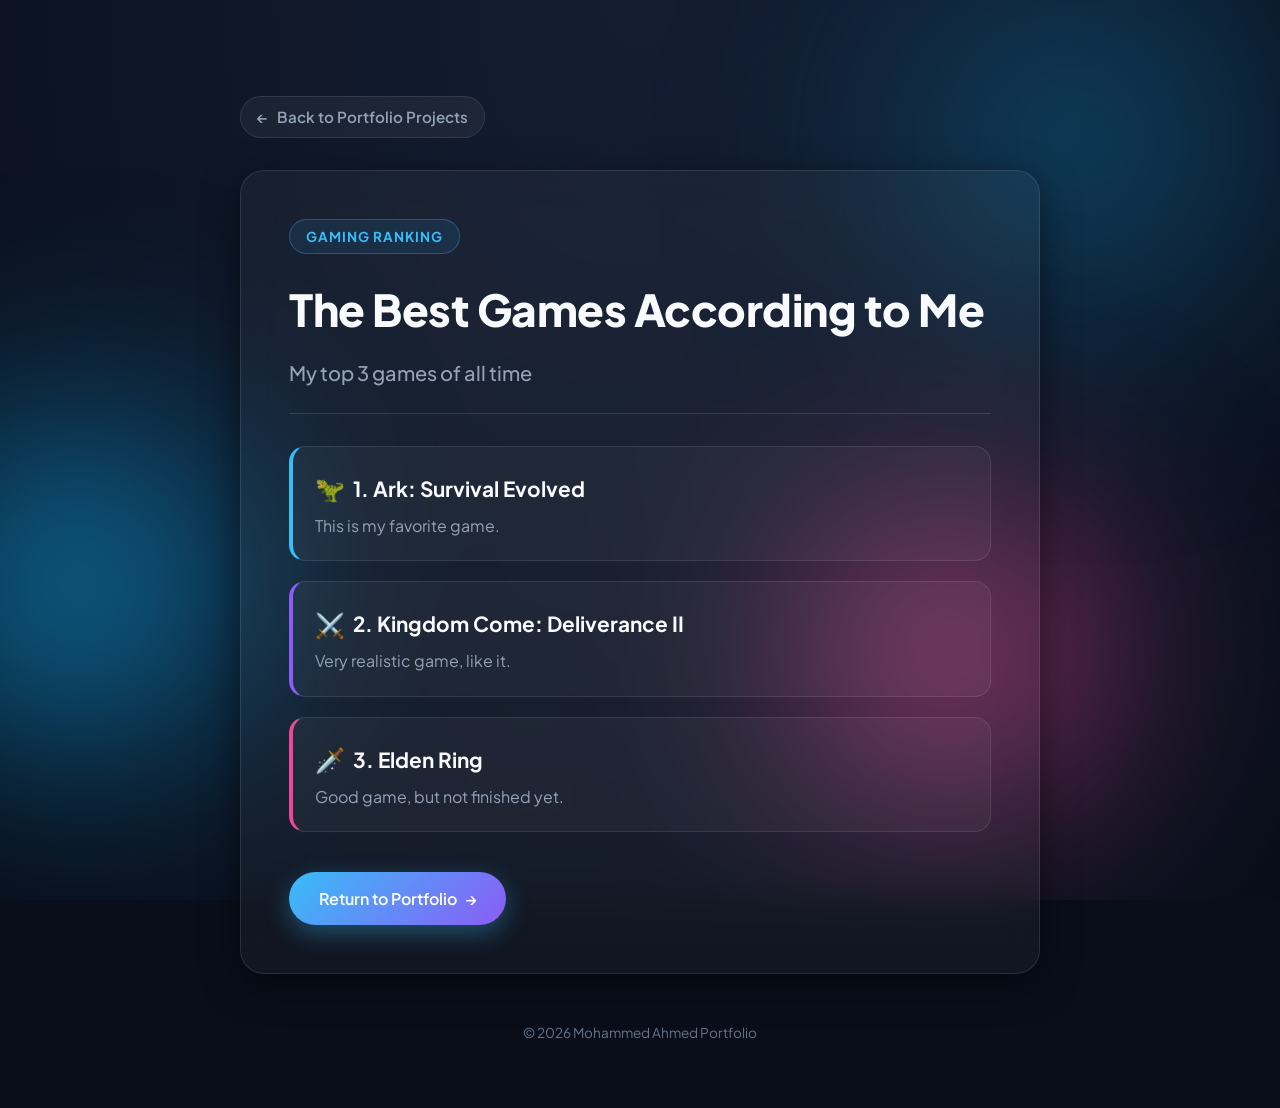
<file: assets/Game Ranking Project.html>
<!DOCTYPE html>
<html lang="en">
<head>
  <meta charset="UTF-8">
  <meta name="viewport" content="width=device-width, initial-scale=1.0">
  <title>The Best Games According to Me | Mohammed Ahmed</title>
  <link rel="preconnect" href="https://fonts.googleapis.com">
  <link rel="preconnect" href="https://fonts.gstatic.com" crossorigin>
  <link href="https://fonts.googleapis.com/css2?family=Plus+Jakarta+Sans:wght@400;500;600;700;800&display=swap" rel="stylesheet">
  <link rel="stylesheet" href="../style.css">
</head>
<body>
  <!-- Ambient Glow -->
  <div class="ambient-glow" aria-hidden="true">
    <div class="glow-orb orb-1"></div>
    <div class="glow-orb orb-2"></div>
    <div class="glow-orb orb-3"></div>
  </div>

  <div class="container subpage-wrapper">
    <a href="../index.html#projects" class="back-btn">
      <span aria-hidden="true">←</span>
      <span>Back to Portfolio Projects</span>
    </a>

    <main class="subpage-card glass-panel" style="margin-top: 2rem;">
      <span class="section-pill">Gaming Ranking</span>
      <h1 class="section-title" style="margin-top: 0.5rem;">The Best Games According to Me</h1>
      <h2 style="font-size: 1.25rem; color: var(--text-muted); font-weight: 500; margin-bottom: 1.5rem;">
        My top 3 games of all time
      </h2>

      <hr style="border: none; height: 1px; background: rgba(255, 255, 255, 0.12); margin-bottom: 2rem;">

      <!-- Game 1 -->
      <div class="mini-glass-card" style="margin-bottom: 1.25rem; border-left: 4px solid var(--accent-cyan);">
        <div style="display: flex; align-items: center; gap: 0.5rem;">
          <span style="font-size: 1.5rem;">🦖</span>
          <h3 style="font-size: 1.3rem; font-weight: 700; color: var(--text-main);">1. Ark: Survival Evolved</h3>
        </div>
        <p style="color: var(--text-muted); margin-top: 0.4rem; font-size: 1rem;">
          This is my favorite game.
        </p>
      </div>

      <!-- Game 2 -->
      <div class="mini-glass-card" style="margin-bottom: 1.25rem; border-left: 4px solid var(--accent-purple);">
        <div style="display: flex; align-items: center; gap: 0.5rem;">
          <span style="font-size: 1.5rem;">⚔️</span>
          <h3 style="font-size: 1.3rem; font-weight: 700; color: var(--text-main);">2. Kingdom Come: Deliverance II</h3>
        </div>
        <p style="color: var(--text-muted); margin-top: 0.4rem; font-size: 1rem;">
          Very realistic game, like it.
        </p>
      </div>

      <!-- Game 3 -->
      <div class="mini-glass-card" style="border-left: 4px solid var(--accent-pink);">
        <div style="display: flex; align-items: center; gap: 0.5rem;">
          <span style="font-size: 1.5rem;">🗡️</span>
          <h3 style="font-size: 1.3rem; font-weight: 700; color: var(--text-main);">3. Elden Ring</h3>
        </div>
        <p style="color: var(--text-muted); margin-top: 0.4rem; font-size: 1rem;">
          Good game, but not finished yet.
        </p>
      </div>

      <div style="margin-top: 2.5rem;">
        <a href="../index.html" class="btn-primary">
          <span>Return to Portfolio</span>
          <span aria-hidden="true">→</span>
        </a>
      </div>
    </main>

    <footer style="margin-top: 3rem; text-align: center; color: var(--text-dim); font-size: 0.85rem;">
      © 2026 Mohammed Ahmed Portfolio
    </footer>
  </div>
</body>
</html>
</file>
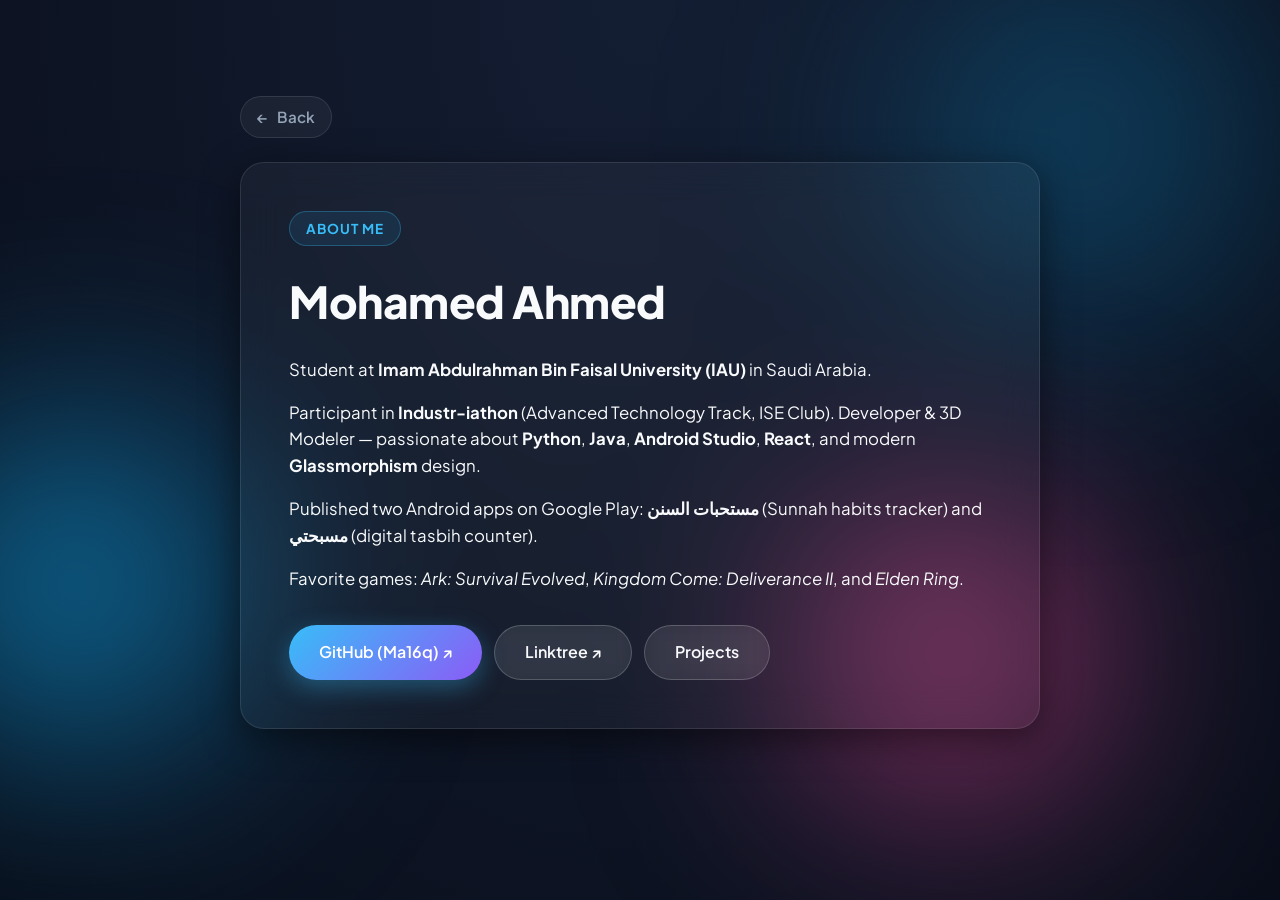
<file: public/about.html>
<!DOCTYPE html>
<html lang="en">
<head>
  <meta charset="UTF-8">
  <meta name="viewport" content="width=device-width, initial-scale=1.0">
  <title>About | Mohamed Ahmed (Ma16q)</title>
  <link rel="preconnect" href="https://fonts.googleapis.com">
  <link rel="preconnect" href="https://fonts.gstatic.com" crossorigin>
  <link href="https://fonts.googleapis.com/css2?family=Plus+Jakarta+Sans:wght@400;500;600;700;800&display=swap" rel="stylesheet">
  <link rel="stylesheet" href="../style.css">
</head>
<body>
  <!-- Ambient Glow -->
  <div class="ambient-glow" aria-hidden="true">
    <div class="glow-orb orb-1"></div>
    <div class="glow-orb orb-2"></div>
    <div class="glow-orb orb-3"></div>
  </div>

  <div class="container subpage-wrapper">
    <a href="../index.html" class="back-btn">
      <span aria-hidden="true">←</span>
      <span>Back</span>
    </a>

    <main class="subpage-card glass-panel" style="margin-top: 1.5rem;">
      <span class="section-pill">About Me</span>
      <h1 class="section-title" style="margin-top: 0.5rem;">Mohamed Ahmed</h1>

      <div style="margin-top: 1.25rem; display: flex; flex-direction: column; gap: 1rem; font-size: 1.05rem; color: var(--text-main);">
        <p>
          Student at <strong>Imam Abdulrahman Bin Faisal University (IAU)</strong> in Saudi Arabia.
        </p>
        <p>
          Participant in <strong>Industr-iathon</strong> (Advanced Technology Track, ISE Club). Developer & 3D Modeler — passionate about <strong>Python</strong>, <strong>Java</strong>, <strong>Android Studio</strong>, <strong>React</strong>, and modern <strong>Glassmorphism</strong> design.
        </p>
        <p>
          Published two Android apps on Google Play: <strong>مستحبات السنن</strong> (Sunnah habits tracker) and <strong>مسبحتي</strong> (digital tasbih counter).
        </p>
        <p>
          Favorite games: <em>Ark: Survival Evolved</em>, <em>Kingdom Come: Deliverance II</em>, and <em>Elden Ring</em>.
        </p>
      </div>

      <div style="margin-top: 2rem; display: flex; gap: 0.75rem; flex-wrap: wrap;">
        <a href="https://github.com/Ma16q" target="_blank" rel="noopener noreferrer" class="btn-primary">
          <span>GitHub (Ma16q) ↗</span>
        </a>
        <a href="https://linktr.ee/Mohamed_Ahmed" target="_blank" rel="noopener noreferrer" class="btn-secondary">
          <span>Linktree ↗</span>
        </a>
        <a href="../index.html#projects" class="btn-secondary">
          <span>Projects</span>
        </a>
      </div>
    </main>
  </div>
</body>
</html>
</file>
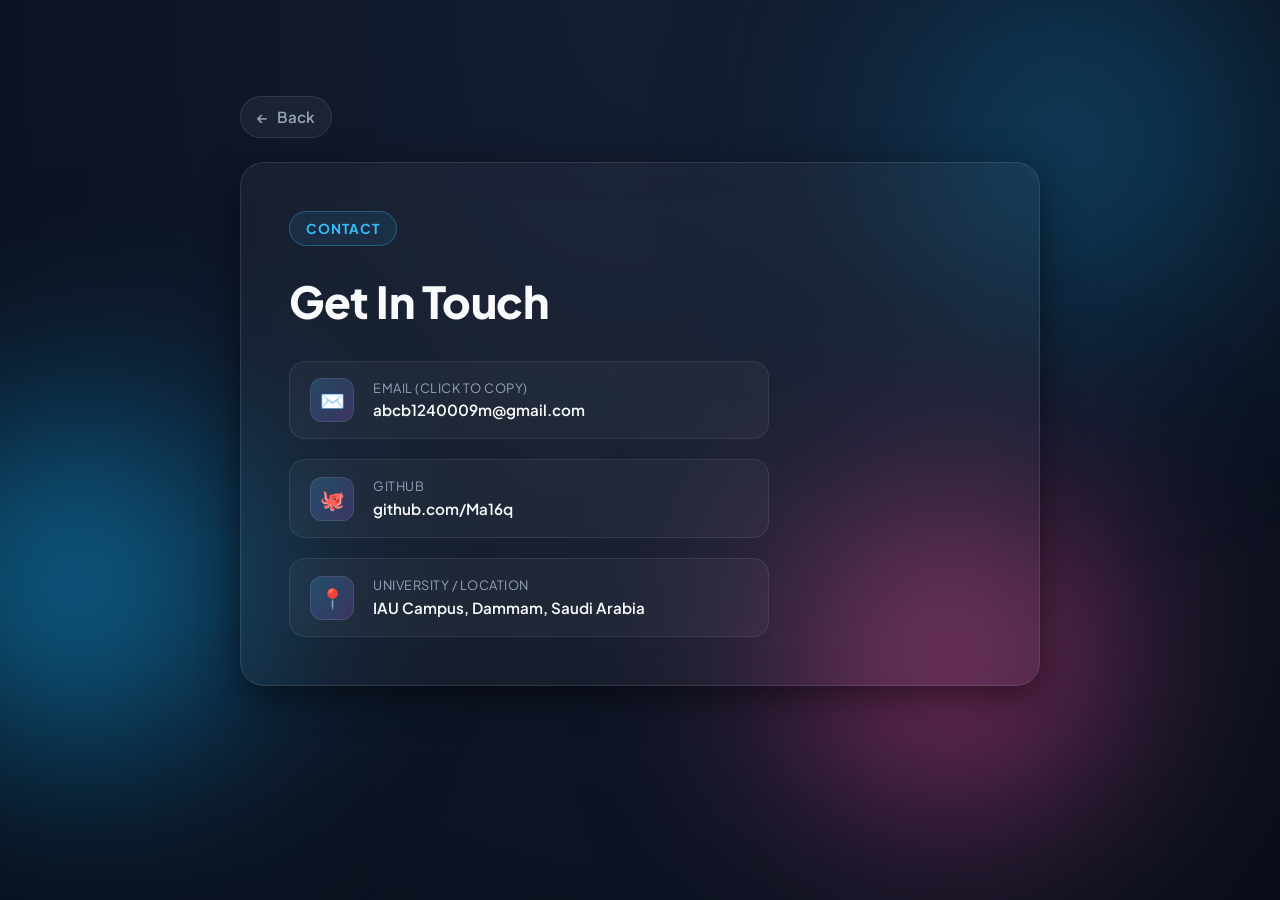
<file: public/contact.html>
<!DOCTYPE html>
<html lang="en">
<head>
  <meta charset="UTF-8">
  <meta name="viewport" content="width=device-width, initial-scale=1.0">
  <title>Contact | Mohamed Ahmed (Ma16q)</title>
  <link rel="preconnect" href="https://fonts.googleapis.com">
  <link rel="preconnect" href="https://fonts.gstatic.com" crossorigin>
  <link href="https://fonts.googleapis.com/css2?family=Plus+Jakarta+Sans:wght@400;500;600;700;800&display=swap" rel="stylesheet">
  <link rel="stylesheet" href="../style.css">
</head>
<body>
  <!-- Ambient Glow -->
  <div class="ambient-glow" aria-hidden="true">
    <div class="glow-orb orb-1"></div>
    <div class="glow-orb orb-2"></div>
    <div class="glow-orb orb-3"></div>
  </div>

  <div class="container subpage-wrapper">
    <a href="../index.html" class="back-btn">
      <span aria-hidden="true">←</span>
      <span>Back</span>
    </a>

    <main class="subpage-card glass-panel" style="margin-top: 1.5rem;">
      <span class="section-pill">Contact</span>
      <h1 class="section-title" style="margin-top: 0.5rem;">Get In Touch</h1>

      <div class="contact-channels" style="max-width: 480px; margin-top: 1.5rem;">
        <a href="mailto:abcb1240009m@gmail.com" class="channel-item" id="copyEmailBtn">
          <div class="channel-icon">✉️</div>
          <div>
            <div class="channel-label">Email (Click to copy)</div>
            <div class="channel-val">abcb1240009m@gmail.com</div>
          </div>
        </a>

        <a href="https://github.com/Ma16q" target="_blank" rel="noopener noreferrer" class="channel-item">
          <div class="channel-icon">🐙</div>
          <div>
            <div class="channel-label">GitHub</div>
            <div class="channel-val">github.com/Ma16q</div>
          </div>
        </a>

        <a href="https://www.google.com/maps/search/?api=1&query=Imam+Abdulrahman+Bin+Faisal+University" target="_blank" rel="noopener noreferrer" class="channel-item">
          <div class="channel-icon">📍</div>
          <div>
            <div class="channel-label">University / Location</div>
            <div class="channel-val">IAU Campus, Dammam, Saudi Arabia</div>
          </div>
        </a>
      </div>
    </main>
  </div>

  <!-- Toast -->
  <div class="toast-notice" id="toastNotice" role="alert" aria-live="polite">
    <span aria-hidden="true">✨</span>
    <span id="toastText">Copied!</span>
  </div>

  <script src="../script.js"></script>
</body>
</html>
</file>
<file: style.css>
/* ==========================================================================
   ✨ MOHAMMED AHMED - GLASSMORPHISM PORTFOLIO STYLESHEET ✨
   
   HOW GLASSMORPHISM WORKS:
   1. Translucent background: using rgba() with low alpha (e.g. rgba(255,255,255,0.08))
   2. Backdrop Filter: blur(16px) creates the frosted glass look
   3. Crisp Border: 1px border with slight opacity simulates the light catching the glass rim
   4. Floating Glows: Colorful background gradient orbs show through the glass cards!
   ========================================================================== */

/* --- 1. DESIGN TOKENS & VARIABLES --- */
:root {
  /* Harmonized Website Background & Accent Colors */
  --bg-dark: #090e1a;
  --bg-gradient: radial-gradient(ellipse at 50% 0%, #141e33 0%, #090e1a 100%);
  --accent-cyan: #38bdf8;
  --accent-blue: #3b82f6;
  --accent-indigo: #6366f1;
  --accent-purple: #8b5cf6;
  --accent-pink: #ec4899;
  --accent-amber: #f59e0b;
  --accent-emerald: #10b981;
  
  /* Text colors */
  --text-main: #f8fafc;
  --text-muted: #94a3b8;
  --text-dim: #64748b;
  
  /* Glassmorphism settings */
  --glass-bg: rgba(255, 255, 255, 0.04);
  --glass-bg-hover: rgba(255, 255, 255, 0.08);
  --glass-border: rgba(255, 255, 255, 0.1);
  --glass-border-hover: rgba(56, 189, 248, 0.35);
  --glass-blur: blur(18px);
  --glass-shadow: 0 10px 36px 0 rgba(0, 0, 0, 0.5);
  --glass-card-shadow: 0 16px 48px -10px rgba(0, 0, 0, 0.6);
  
  /* Radii & Transitions */
  --radius-sm: 8px;
  --radius-md: 16px;
  --radius-lg: 24px;
  --radius-full: 9999px;
  --transition-fast: 0.2s ease;
  --transition-smooth: 0.4s cubic-bezier(0.16, 1, 0.3, 1);
}

/* --- 2. GLOBAL RESET & BASE STYLES --- */
* {
  margin: 0;
  padding: 0;
  box-sizing: border-box;
}

html {
  scroll-behavior: smooth;
  font-size: 16px;
}

body {
  font-family: 'Plus Jakarta Sans', 'Outfit', -apple-system, BlinkMacSystemFont, 'Segoe UI', Roboto, sans-serif;
  background-color: var(--bg-dark);
  background-image: var(--bg-gradient);
  background-attachment: fixed;
  color: var(--text-main);
  line-height: 1.6;
  min-height: 100vh;
  overflow-x: hidden;
  position: relative;
  -webkit-font-smoothing: antialiased;
}

/* --- 3. AMBIENT GLOW ORBS (Harmonized with photo and tech palette) --- */
.ambient-glow {
  position: fixed;
  inset: 0;
  pointer-events: none;
  z-index: 0;
  overflow: hidden;
}

.glow-orb {
  position: absolute;
  border-radius: 50%;
  filter: blur(110px);
  will-change: transform;
}

.orb-1 {
  width: 520px;
  height: 520px;
  background: radial-gradient(circle, rgba(14, 165, 233, 0.45) 0%, rgba(14, 165, 233, 0) 70%);
  top: -120px;
  right: -60px;
  animation: floatOrb 18s ease-in-out infinite alternate;
}

.orb-2 {
  width: 480px;
  height: 480px;
  background: radial-gradient(circle, rgba(99, 102, 241, 0.4) 0%, rgba(99, 102, 241, 0) 70%);
  top: 40%;
  left: -160px;
  animation: floatOrb 22s ease-in-out infinite alternate-reverse;
}

.orb-3 {
  width: 420px;
  height: 420px;
  background: radial-gradient(circle, rgba(245, 158, 11, 0.22) 0%, rgba(245, 158, 11, 0) 70%);
  bottom: 8%;
  right: 8%;
  animation: floatOrb 20s ease-in-out infinite alternate;
}

.orb-2 {
  width: 450px;
  height: 450px;
  background: radial-gradient(circle, #0ea5e9 0%, rgba(14, 165, 233, 0) 70%);
  top: 40%;
  left: -150px;
  animation: floatOrb 22s ease-in-out infinite alternate-reverse;
}

.orb-3 {
  width: 400px;
  height: 400px;
  background: radial-gradient(circle, #ec4899 0%, rgba(236, 72, 153, 0) 70%);
  bottom: 5%;
  right: 10%;
  animation: floatOrb 20s ease-in-out infinite alternate;
}

@keyframes floatOrb {
  0% { transform: translate(0, 0) scale(1); }
  50% { transform: translate(60px, 40px) scale(1.1); }
  100% { transform: translate(-30px, 80px) scale(0.95); }
}

/* --- 4. LAYOUT CONTAINER --- */
.container {
  width: 90%;
  max-width: 1160px;
  margin: 0 auto;
  position: relative;
  z-index: 1;
}

/* --- 5. GLASSMORPHISM CORE UTILITY --- */
.glass-panel {
  background: var(--glass-bg);
  backdrop-filter: var(--glass-blur);
  -webkit-backdrop-filter: var(--glass-blur);
  border: 1px solid var(--glass-border);
  box-shadow: var(--glass-shadow);
  border-radius: var(--radius-lg);
  transition: all var(--transition-smooth);
}

.glass-panel:hover {
  border-color: var(--glass-border-hover);
}

/* --- 6. NAVIGATION BAR --- */
.navbar-wrapper {
  position: fixed;
  top: 1.25rem;
  left: 0;
  right: 0;
  z-index: 100;
  display: flex;
  justify-content: center;
  padding: 0 1rem;
}

.navbar {
  display: flex;
  align-items: center;
  justify-content: space-between;
  width: 100%;
  max-width: 1100px;
  padding: 0.85rem 1.75rem;
  background: rgba(13, 17, 28, 0.75);
  backdrop-filter: blur(20px);
  -webkit-backdrop-filter: blur(20px);
  border: 1px solid rgba(255, 255, 255, 0.15);
  border-radius: var(--radius-full);
  box-shadow: 0 10px 30px rgba(0, 0, 0, 0.4);
}

.brand-logo {
  display: flex;
  align-items: center;
  gap: 0.6rem;
  text-decoration: none;
  color: var(--text-main);
  font-weight: 700;
  font-size: 1.15rem;
  letter-spacing: -0.5px;
}

.logo-badge {
  background: linear-gradient(135deg, var(--accent-cyan), var(--accent-purple));
  color: #fff;
  width: 36px;
  height: 36px;
  display: flex;
  align-items: center;
  justify-content: center;
  border-radius: 10px;
  font-weight: 800;
  font-size: 0.95rem;
  box-shadow: 0 4px 12px rgba(56, 189, 248, 0.4);
}

.nav-links {
  display: flex;
  align-items: center;
  gap: 1.75rem;
  list-style: none;
}

.nav-link {
  color: var(--text-muted);
  text-decoration: none;
  font-size: 0.95rem;
  font-weight: 500;
  transition: color var(--transition-fast);
  position: relative;
}

.nav-link:hover,
.nav-link.active {
  color: var(--text-main);
}

.nav-link::after {
  content: '';
  position: absolute;
  bottom: -4px;
  left: 0;
  width: 0%;
  height: 2px;
  background: linear-gradient(90deg, var(--accent-cyan), var(--accent-purple));
  transition: width var(--transition-smooth);
  border-radius: 2px;
}

.nav-link:hover::after {
  width: 100%;
}

.nav-cta {
  background: rgba(255, 255, 255, 0.1);
  border: 1px solid rgba(255, 255, 255, 0.2);
  color: #fff;
  padding: 0.5rem 1.25rem;
  border-radius: var(--radius-full);
  text-decoration: none;
  font-size: 0.9rem;
  font-weight: 600;
  transition: all var(--transition-fast);
}

.nav-cta:hover {
  background: linear-gradient(135deg, var(--accent-cyan), var(--accent-purple));
  border-color: transparent;
  transform: translateY(-2px);
  box-shadow: 0 6px 18px rgba(168, 85, 247, 0.35);
}

/* Mobile Toggle */
.mobile-toggle {
  display: none;
  background: none;
  border: none;
  color: var(--text-main);
  font-size: 1.5rem;
  cursor: pointer;
}

/* --- 7. HERO SECTION --- */
.hero {
  padding: 9.5rem 0 5rem;
  display: flex;
  align-items: center;
}

.hero-grid {
  display: grid;
  grid-template-columns: 1.15fr 0.85fr;
  align-items: center;
  gap: 3.5rem;
}

.hero-content {
  display: flex;
  flex-direction: column;
  align-items: flex-start;
  gap: 1.25rem;
}

.status-badge {
  display: inline-flex;
  align-items: center;
  gap: 0.6rem;
  padding: 0.4rem 1rem;
  background: rgba(52, 211, 153, 0.1);
  border: 1px solid rgba(52, 211, 153, 0.3);
  border-radius: var(--radius-full);
  font-size: 0.85rem;
  font-weight: 600;
  color: var(--accent-emerald);
}

.status-dot {
  width: 8px;
  height: 8px;
  background-color: var(--accent-emerald);
  border-radius: 50%;
  box-shadow: 0 0 10px var(--accent-emerald);
  animation: pulseDot 2s infinite;
}

@keyframes pulseDot {
  0%, 100% { opacity: 1; transform: scale(1); }
  50% { opacity: 0.4; transform: scale(0.85); }
}

.hero-title {
  font-size: clamp(2.4rem, 5vw, 3.8rem);
  line-height: 1.15;
  font-weight: 800;
  letter-spacing: -1px;
}

.gradient-text {
  background: linear-gradient(135deg, #38bdf8 0%, #a855f7 50%, #ec4899 100%);
  -webkit-background-clip: text;
  -webkit-text-fill-color: transparent;
  display: inline-block;
}

.hero-subtitle {
  font-size: 1.2rem;
  color: var(--text-muted);
  max-width: 540px;
  line-height: 1.6;
}

.hero-actions {
  display: flex;
  gap: 1rem;
  margin-top: 0.75rem;
  flex-wrap: wrap;
}

.btn-primary {
  display: inline-flex;
  align-items: center;
  gap: 0.5rem;
  background: linear-gradient(135deg, #38bdf8, #8b5cf6);
  color: #fff;
  padding: 0.85rem 1.85rem;
  border-radius: var(--radius-full);
  font-weight: 600;
  text-decoration: none;
  font-size: 1rem;
  box-shadow: 0 8px 24px rgba(56, 189, 248, 0.35);
  transition: all var(--transition-fast);
  border: none;
  cursor: pointer;
}

.btn-primary:hover {
  transform: translateY(-3px);
  box-shadow: 0 12px 30px rgba(139, 92, 246, 0.45);
}

.btn-secondary {
  display: inline-flex;
  align-items: center;
  gap: 0.5rem;
  background: rgba(255, 255, 255, 0.08);
  border: 1px solid rgba(255, 255, 255, 0.2);
  color: var(--text-main);
  padding: 0.85rem 1.85rem;
  border-radius: var(--radius-full);
  font-weight: 600;
  text-decoration: none;
  font-size: 1rem;
  backdrop-filter: blur(10px);
  transition: all var(--transition-fast);
}

.btn-secondary:hover {
  background: rgba(255, 255, 255, 0.16);
  border-color: rgba(255, 255, 255, 0.35);
  transform: translateY(-3px);
}

/* Hero Avatar Showcase: 3D + Reality Motion Card */
.hero-visual {
  display: flex;
  flex-direction: column;
  align-items: center;
  position: relative;
}

.avatar-card-container {
  perspective: 1200px;
  max-width: 360px;
  width: 100%;
  margin: 0 auto;
}

.avatar-3d-card {
  position: relative;
  width: 100%;
  aspect-ratio: 1 / 1;
  border-radius: 32px;
  transform-style: preserve-3d;
  transition: transform 0.75s cubic-bezier(0.2, 0.85, 0.32, 1.2);
  cursor: pointer;
  box-shadow: 0 20px 50px rgba(0, 0, 0, 0.6), 0 0 35px rgba(56, 189, 248, 0.15);
  border: 1px solid rgba(255, 255, 255, 0.14);
  background: rgba(255, 255, 255, 0.04);
  padding: 0.75rem;
}

.avatar-3d-card.flipped {
  transform: rotateY(180deg);
}

.card-face {
  position: absolute;
  top: 0.75rem;
  left: 0.75rem;
  right: 0.75rem;
  bottom: 0.75rem;
  border-radius: 24px;
  overflow: hidden;
  backface-visibility: hidden;
  -webkit-backface-visibility: hidden;
  border: 1px solid rgba(255, 255, 255, 0.12);
  background: #090e1a;
  transition: opacity 0.35s ease, visibility 0.35s ease;
}

.card-face.face-3d {
  z-index: 2;
  transform: rotateY(0deg);
  opacity: 1;
  visibility: visible;
}

.card-face.face-real {
  z-index: 1;
  transform: rotateY(180deg);
  opacity: 0;
  visibility: hidden;
  pointer-events: none;
}

.avatar-3d-card.flipped .card-face.face-3d {
  opacity: 0;
  visibility: hidden;
  pointer-events: none;
  z-index: 1;
}

.avatar-3d-card.flipped .card-face.face-real {
  opacity: 1;
  visibility: visible;
  pointer-events: auto;
  z-index: 2;
}

.card-face img {
  width: 100%;
  height: 100%;
  object-fit: cover;
  object-position: center 20%;
  display: block;
  transition: opacity 0.25s ease;
}

.floating-glass-tag {
  position: absolute;
  top: 1.5rem;
  right: 1.5rem;
  display: flex;
  align-items: center;
  gap: 0.4rem;
  background: rgba(9, 14, 26, 0.88);
  backdrop-filter: blur(16px);
  border: 1px solid rgba(255, 255, 255, 0.2);
  padding: 0.35rem 0.85rem;
  border-radius: var(--radius-full);
  font-size: 0.75rem;
  font-weight: 700;
  white-space: nowrap;
  box-shadow: 0 8px 24px rgba(0, 0, 0, 0.4);
  color: var(--accent-cyan);
  z-index: 5;
}

.card-face.face-real .real-tag {
  color: #34d399;
  border-color: rgba(52, 211, 153, 0.3);
}

/* Avatar Showcase Controls (Flip + 3D Style Picker) */
.avatar-controls {
  display: flex;
  flex-direction: column;
  align-items: center;
  gap: 0.75rem;
  margin-top: 1.15rem;
  width: 100%;
}

.flip-toggle-btn {
  display: inline-flex;
  align-items: center;
  gap: 0.5rem;
  padding: 0.6rem 1.45rem;
  background: rgba(255, 255, 255, 0.08);
  border: 1px solid rgba(255, 255, 255, 0.2);
  border-radius: var(--radius-full);
  color: var(--text-main);
  font-family: inherit;
  font-size: 0.88rem;
  font-weight: 600;
  cursor: pointer;
  transition: all var(--transition-fast);
  backdrop-filter: blur(12px);
  box-shadow: 0 4px 16px rgba(0, 0, 0, 0.3);
}

.flip-toggle-btn:hover {
  background: linear-gradient(135deg, rgba(56, 189, 248, 0.25), rgba(99, 102, 241, 0.25));
  border-color: var(--accent-cyan);
  transform: translateY(-2px);
  color: #fff;
  box-shadow: 0 8px 24px rgba(56, 189, 248, 0.25);
}

.avatar-style-switch {
  display: inline-flex;
  align-items: center;
  gap: 0.4rem;
  padding: 0.3rem 0.4rem;
  background: rgba(255, 255, 255, 0.05);
  border: 1px solid rgba(255, 255, 255, 0.14);
  border-radius: var(--radius-full);
  backdrop-filter: blur(12px);
  box-shadow: 0 4px 14px rgba(0, 0, 0, 0.25);
}

.style-pill {
  display: inline-flex;
  align-items: center;
  gap: 0.4rem;
  padding: 0.35rem 0.85rem;
  border-radius: var(--radius-full);
  border: 1px solid transparent;
  background: transparent;
  color: var(--text-muted);
  font-family: inherit;
  font-size: 0.75rem;
  font-weight: 600;
  cursor: pointer;
  transition: all var(--transition-fast);
}

.style-pill .pill-dot {
  width: 6px;
  height: 6px;
  border-radius: 50%;
  background: rgba(255, 255, 255, 0.3);
  transition: all var(--transition-fast);
}

.style-pill:hover {
  color: var(--text-main);
  background: rgba(255, 255, 255, 0.08);
}

.style-pill.active {
  background: rgba(56, 189, 248, 0.16);
  border-color: rgba(56, 189, 248, 0.45);
  color: var(--accent-cyan);
}

.style-pill.active .pill-dot {
  background: var(--accent-cyan);
  box-shadow: 0 0 8px var(--accent-cyan);
}

/* --- 8. STATS / HIGHLIGHTS ROW --- */
.highlights-section {
  padding: 1rem 0 4rem;
}

.highlights-grid {
  display: grid;
  grid-template-columns: repeat(auto-fit, minmax(260px, 1fr));
  gap: 1.5rem;
}

.highlight-card {
  padding: 1.6rem;
  display: flex;
  align-items: center;
  gap: 1.2rem;
  border-radius: var(--radius-md);
}

.highlight-icon {
  width: 52px;
  height: 52px;
  border-radius: 14px;
  display: flex;
  align-items: center;
  justify-content: center;
  font-size: 1.5rem;
  background: rgba(255, 255, 255, 0.08);
  border: 1px solid rgba(255, 255, 255, 0.12);
  flex-shrink: 0;
}

.highlight-info h3 {
  font-size: 1.1rem;
  font-weight: 700;
  margin-bottom: 0.2rem;
}

.highlight-info p {
  font-size: 0.875rem;
  color: var(--text-muted);
}

/* --- 9. SECTION HEADERS --- */
.section-header {
  text-align: center;
  margin-bottom: 3.5rem;
}

.section-pill {
  display: inline-block;
  padding: 0.35rem 1rem;
  border-radius: var(--radius-full);
  background: rgba(56, 189, 248, 0.1);
  border: 1px solid rgba(56, 189, 248, 0.3);
  color: var(--accent-cyan);
  font-size: 0.85rem;
  font-weight: 700;
  text-transform: uppercase;
  letter-spacing: 1px;
  margin-bottom: 0.75rem;
}

.section-title {
  font-size: clamp(2rem, 3.5vw, 2.75rem);
  font-weight: 800;
  letter-spacing: -0.5px;
  margin-bottom: 0.75rem;
}

.section-desc {
  font-size: 1.05rem;
  color: var(--text-muted);
  max-width: 580px;
  margin: 0 auto;
}

/* --- 10. PROJECTS SHOWCASE --- */
.projects-section {
  padding: 4rem 0 6rem;
}

.projects-grid {
  display: grid;
  grid-template-columns: repeat(auto-fit, minmax(360px, 1fr));
  gap: 2.25rem;
}

.project-card {
  padding: 1.5rem;
  display: flex;
  flex-direction: column;
  border-radius: var(--radius-lg);
  position: relative;
  overflow: hidden;
  transition: transform var(--transition-smooth), border-color var(--transition-smooth), box-shadow var(--transition-smooth);
}

.project-card:hover {
  transform: translateY(-8px);
  border-color: rgba(255, 255, 255, 0.3);
  box-shadow: var(--glass-card-shadow);
}

.project-preview {
  width: 100%;
  height: 230px;
  border-radius: var(--radius-md);
  overflow: hidden;
  position: relative;
  background: rgba(10, 14, 23, 0.6);
  border: 1px solid rgba(255, 255, 255, 0.1);
  margin-bottom: 1.5rem;
}

.project-img {
  width: 100%;
  height: 100%;
  object-fit: cover;
  object-position: top center;
  transition: transform 0.5s ease;
}

.project-card:hover .project-img {
  transform: scale(1.05);
}

.project-overlay {
  position: absolute;
  inset: 0;
  background: linear-gradient(180deg, transparent 40%, rgba(10, 14, 23, 0.85) 100%);
}

/* --- MotriLog 3D Interactive WebGL Car Viewer --- */
.motrilog-view-toggle {
  display: inline-flex;
  align-items: center;
  gap: 0.35rem;
  padding: 0.25rem 0.35rem;
  background: rgba(255, 255, 255, 0.05);
  border: 1px solid rgba(255, 255, 255, 0.14);
  border-radius: var(--radius-full);
  margin-bottom: 0.85rem;
  width: fit-content;
  backdrop-filter: blur(10px);
}

.motri-tab-btn {
  display: inline-flex;
  align-items: center;
  gap: 0.35rem;
  padding: 0.32rem 0.85rem;
  border-radius: var(--radius-full);
  border: 1px solid transparent;
  background: transparent;
  color: var(--text-muted);
  font-family: inherit;
  font-size: 0.78rem;
  font-weight: 600;
  cursor: pointer;
  transition: all var(--transition-fast);
}

.motri-tab-btn:hover {
  color: var(--text-main);
  background: rgba(255, 255, 255, 0.06);
}

.motri-tab-btn.active {
  background: rgba(56, 189, 248, 0.18);
  border-color: rgba(56, 189, 248, 0.45);
  color: var(--accent-cyan);
}

.motrilog-preview-wrap {
  position: relative;
  width: 100%;
  height: 250px;
  border-radius: var(--radius-md);
  overflow: hidden;
  background: radial-gradient(circle at 50% 50%, #0c182c 0%, #050811 100%);
  border: 1px solid rgba(56, 189, 248, 0.25);
  margin-bottom: 1.5rem;
}

.car3d-container {
  position: absolute;
  inset: 0;
  display: none;
  cursor: grab;
  touch-action: none;
  z-index: 2;
}

.car3d-container.active {
  display: block;
}

.car3d-container canvas {
  width: 100% !important;
  height: 100% !important;
  display: block;
  outline: none;
}

.car3d-static-render {
  position: absolute;
  inset: 0;
  display: none;
  z-index: 1;
}

.car3d-static-render.active {
  display: block;
}

.car3d-hud-toolbar {
  position: absolute;
  bottom: 0.65rem;
  left: 50%;
  transform: translateX(-50%);
  display: flex;
  align-items: center;
  gap: 0.35rem;
  background: rgba(9, 14, 26, 0.88);
  border: 1px solid rgba(255, 255, 255, 0.16);
  padding: 0.25rem 0.4rem;
  border-radius: var(--radius-full);
  backdrop-filter: blur(12px);
  z-index: 5;
  box-shadow: 0 4px 16px rgba(0, 0, 0, 0.5);
}

.car3d-tool-btn {
  display: inline-flex;
  align-items: center;
  gap: 0.25rem;
  padding: 0.25rem 0.55rem;
  background: transparent;
  border: 1px solid transparent;
  border-radius: var(--radius-full);
  color: var(--text-muted);
  font-family: inherit;
  font-size: 0.72rem;
  font-weight: 600;
  cursor: pointer;
  transition: all var(--transition-fast);
}

.car3d-tool-btn:hover {
  color: #fff;
  background: rgba(255, 255, 255, 0.08);
}

.car3d-tool-btn.active {
  background: rgba(56, 189, 248, 0.2);
  border-color: rgba(56, 189, 248, 0.45);
  color: var(--accent-cyan);
}

.car3d-drag-hint {
  position: absolute;
  top: 50%;
  left: 50%;
  transform: translate(-50%, -50%);
  background: rgba(9, 14, 26, 0.85);
  border: 1px solid rgba(56, 189, 248, 0.3);
  padding: 0.35rem 0.85rem;
  border-radius: var(--radius-full);
  font-size: 0.72rem;
  font-weight: 600;
  color: var(--accent-cyan);
  backdrop-filter: blur(10px);
  pointer-events: none;
  transition: opacity 0.5s ease;
  z-index: 4;
  animation: pulseHint 2.5s infinite;
}

@keyframes pulseHint {
  0%, 100% { transform: translate(-50%, -50%) scale(1); opacity: 0.9; }
  50% { transform: translate(-50%, -50%) scale(1.05); opacity: 0.6; }
}

/* --- MotriLog Hologram Fallback View --- */
.motrilog-3d-preview {
  position: relative;
  overflow: hidden;
}

.holo-scan-line {
  position: absolute;
  top: -60%;
  left: 0;
  width: 100%;
  height: 40%;
  background: linear-gradient(
    180deg,
    transparent 0%,
    rgba(56, 189, 248, 0.12) 60%,
    rgba(56, 189, 248, 0.5) 95%,
    #38bdf8 100%
  );
  box-shadow: 0 0 24px rgba(56, 189, 248, 0.5);
  pointer-events: none;
  opacity: 0;
  transition: opacity 0.3s ease;
  z-index: 3;
}

.project-card:hover .holo-scan-line {
  opacity: 1;
  animation: holoScan 2.2s cubic-bezier(0.4, 0, 0.2, 1) infinite;
}

@keyframes holoScan {
  0% {
    top: -50%;
  }
  100% {
    top: 130%;
  }
}

.holo-badge {
  position: absolute;
  top: 0.85rem;
  left: 0.85rem;
  display: inline-flex;
  align-items: center;
  gap: 0.45rem;
  padding: 0.3rem 0.75rem;
  background: rgba(9, 14, 26, 0.88);
  border: 1px solid rgba(56, 189, 248, 0.4);
  border-radius: var(--radius-full);
  font-size: 0.72rem;
  font-weight: 700;
  color: var(--accent-cyan);
  backdrop-filter: blur(12px);
  box-shadow: 0 4px 14px rgba(0, 0, 0, 0.4), 0 0 12px rgba(56, 189, 248, 0.25);
  z-index: 4;
}

.holo-radar-dot {
  width: 7px;
  height: 7px;
  border-radius: 50%;
  background: #34d399;
  box-shadow: 0 0 8px #34d399;
  animation: radarPulse 1.8s ease-in-out infinite;
}

@keyframes radarPulse {
  0%, 100% {
    transform: scale(1);
    opacity: 1;
  }
  50% {
    transform: scale(1.4);
    opacity: 0.5;
  }
}

.holo-hotspots {
  position: absolute;
  inset: 0;
  pointer-events: none;
  z-index: 4;
}

.hotspot {
  position: absolute;
  display: inline-flex;
  align-items: center;
  gap: 0.35rem;
  background: rgba(9, 14, 26, 0.9);
  border: 1px solid rgba(255, 255, 255, 0.2);
  padding: 0.25rem 0.6rem;
  border-radius: var(--radius-full);
  font-size: 0.68rem;
  font-weight: 700;
  color: #fff;
  backdrop-filter: blur(10px);
  box-shadow: 0 4px 14px rgba(0, 0, 0, 0.6);
  opacity: 0;
  transform: translateY(6px);
  transition: all 0.35s cubic-bezier(0.16, 1, 0.3, 1);
}

.project-card:hover .hotspot {
  opacity: 1;
  transform: translateY(0);
}

.hotspot-engine {
  top: 36%;
  left: 18%;
  border-color: rgba(56, 189, 248, 0.55);
  color: var(--accent-cyan);
}

.hotspot-tire {
  bottom: 18%;
  right: 15%;
  border-color: rgba(168, 85, 247, 0.55);
  color: #c084fc;
  transition-delay: 0.08s;
}

.hotspot-pulse {
  width: 6px;
  height: 6px;
  border-radius: 50%;
  background: currentColor;
  box-shadow: 0 0 8px currentColor;
}

.tag.cyan {
  color: var(--accent-cyan);
  border-color: rgba(56, 189, 248, 0.4);
  background: rgba(56, 189, 248, 0.12);
}

.project-tags {
  display: flex;
  gap: 0.5rem;
  margin-bottom: 0.75rem;
  flex-wrap: wrap;
}

.tag {
  background: rgba(255, 255, 255, 0.08);
  border: 1px solid rgba(255, 255, 255, 0.14);
  color: var(--accent-cyan);
  font-size: 0.75rem;
  font-weight: 600;
  padding: 0.25rem 0.65rem;
  border-radius: var(--radius-full);
}

.tag.pink {
  color: var(--accent-pink);
}

.project-title {
  font-size: 1.45rem;
  font-weight: 700;
  margin-bottom: 0.6rem;
  color: var(--text-main);
}

.project-summary {
  font-size: 0.95rem;
  color: var(--text-muted);
  line-height: 1.6;
  margin-bottom: 1.25rem;
  flex-grow: 1;
}

.project-meta-box {
  background: rgba(0, 0, 0, 0.25);
  border-radius: var(--radius-sm);
  padding: 0.75rem 1rem;
  margin-bottom: 1.25rem;
  font-size: 0.85rem;
  border: 1px solid rgba(255, 255, 255, 0.05);
}

.project-meta-box strong {
  color: var(--text-main);
}

.project-actions {
  display: flex;
  gap: 0.85rem;
}

.btn-card {
  display: inline-flex;
  align-items: center;
  justify-content: center;
  gap: 0.4rem;
  flex: 1;
  padding: 0.7rem 1rem;
  border-radius: var(--radius-full);
  font-size: 0.9rem;
  font-weight: 600;
  text-decoration: none;
  transition: all var(--transition-fast);
}

.btn-card.launch {
  background: linear-gradient(135deg, var(--accent-cyan), var(--accent-purple));
  color: #fff;
  box-shadow: 0 4px 14px rgba(56, 189, 248, 0.25);
}

.btn-card.launch:hover {
  opacity: 0.92;
  transform: translateY(-2px);
}

.btn-card.outline {
  background: rgba(255, 255, 255, 0.06);
  border: 1px solid rgba(255, 255, 255, 0.16);
  color: var(--text-main);
}

.btn-card.outline:hover {
  background: rgba(255, 255, 255, 0.14);
}

/* --- Android App Showcase Card & Official Icons --- */
.app-card {
  border-top: 2px solid #10b981;
}

.app-icon-preview {
  width: 100%;
  height: 230px;
  border-radius: var(--radius-md);
  overflow: hidden;
  position: relative;
  display: flex;
  align-items: center;
  justify-content: center;
  margin-bottom: 1.5rem;
  border: 1px solid rgba(255, 255, 255, 0.1);
  transition: transform 0.4s ease;
}

.sunan-preview {
  background: radial-gradient(circle at center, rgba(16, 185, 129, 0.28) 0%, rgba(9, 14, 26, 0.9) 100%);
}

.musbihati-preview {
  background: radial-gradient(circle at center, rgba(56, 189, 248, 0.28) 0%, rgba(9, 14, 26, 0.9) 100%);
}

.app-icon-wrap {
  width: 110px;
  height: 110px;
  border-radius: 26px;
  box-shadow: 0 16px 36px rgba(0, 0, 0, 0.55), 0 0 0 1px rgba(255, 255, 255, 0.2);
  overflow: hidden;
  display: flex;
  align-items: center;
  justify-content: center;
  transition: transform 0.4s cubic-bezier(0.16, 1, 0.3, 1), box-shadow 0.4s ease;
  background: #ffffff;
  z-index: 2;
}

.project-card:hover .app-icon-wrap {
  transform: scale(1.1) rotate(2deg);
  box-shadow: 0 22px 48px rgba(0, 0, 0, 0.7), 0 0 0 2px rgba(56, 189, 248, 0.4);
}

.app-icon-img {
  width: 100%;
  height: 100%;
  object-fit: cover;
  display: block;
}

.tag.green {
  background: rgba(16, 185, 129, 0.15);
  border-color: rgba(16, 185, 129, 0.35);
  color: #34d399;
}

.btn-card.google-play {
  background: linear-gradient(135deg, #059669, #10b981);
  color: #ffffff;
  box-shadow: 0 4px 14px rgba(16, 185, 129, 0.3);
}

.btn-card.google-play:hover {
  background: linear-gradient(135deg, #047857, #059669);
  box-shadow: 0 6px 20px rgba(16, 185, 129, 0.45);
  transform: translateY(-2px);
  color: #ffffff;
}

/* --- 11. ABOUT ME & HUMAN TOUCH SECTION --- */
.about-section {
  padding: 4rem 0 6rem;
}

.about-card {
  padding: 3rem;
  border-radius: var(--radius-lg);
  display: grid;
  grid-template-columns: 1.1fr 0.9fr;
  gap: 3rem;
}

.about-text h3 {
  font-size: 1.75rem;
  font-weight: 800;
  margin-bottom: 1rem;
}

.about-text p {
  color: var(--text-muted);
  font-size: 1rem;
  margin-bottom: 1.25rem;
  line-height: 1.7;
}

.about-quote {
  padding: 1rem 1.25rem;
  background: rgba(168, 85, 247, 0.08);
  border-left: 3px solid var(--accent-purple);
  border-radius: 0 var(--radius-sm) var(--radius-sm) 0;
  font-style: italic;
  color: #e2e8f0;
  margin-top: 1.5rem;
  font-size: 0.95rem;
}

.about-side-box {
  display: flex;
  flex-direction: column;
  gap: 1.25rem;
}

.mini-glass-card {
  padding: 1.4rem;
  background: rgba(255, 255, 255, 0.04);
  border: 1px solid rgba(255, 255, 255, 0.1);
  border-radius: var(--radius-md);
  transition: transform var(--transition-fast);
}

.mini-glass-card:hover {
  transform: translateY(-3px);
  background: rgba(255, 255, 255, 0.07);
}

.mini-glass-card h4 {
  font-size: 1.05rem;
  font-weight: 700;
  margin-bottom: 0.5rem;
  display: flex;
  align-items: center;
  gap: 0.5rem;
}

.mini-glass-card p {
  font-size: 0.9rem;
  color: var(--text-muted);
  line-height: 1.5;
}

/* Skills Badges Grid */
.skills-grid {
  display: flex;
  flex-wrap: wrap;
  gap: 0.6rem;
  margin-top: 0.5rem;
}

.skill-pill {
  background: rgba(255, 255, 255, 0.06);
  border: 1px solid rgba(255, 255, 255, 0.12);
  padding: 0.45rem 0.9rem;
  border-radius: var(--radius-full);
  font-size: 0.85rem;
  font-weight: 600;
  color: var(--text-main);
  display: flex;
  align-items: center;
  gap: 0.4rem;
  transition: all var(--transition-fast);
}

.skill-pill:hover {
  background: rgba(56, 189, 248, 0.15);
  border-color: var(--accent-cyan);
  color: #fff;
  transform: translateY(-2px);
}

/* --- 12. CONTACT SECTION --- */
.contact-section {
  padding: 4rem 0 6rem;
}

.contact-card {
  padding: 3.5rem;
  border-radius: var(--radius-lg);
  display: grid;
  grid-template-columns: 1fr 1fr;
  gap: 3.5rem;
}

.contact-info h3 {
  font-size: 2rem;
  font-weight: 800;
  margin-bottom: 1rem;
}

.contact-info p {
  color: var(--text-muted);
  font-size: 1rem;
  margin-bottom: 2rem;
  line-height: 1.6;
}

.contact-channels {
  display: flex;
  flex-direction: column;
  gap: 1.25rem;
}

.channel-item {
  display: flex;
  align-items: center;
  gap: 1.2rem;
  padding: 1rem 1.25rem;
  background: rgba(255, 255, 255, 0.04);
  border: 1px solid rgba(255, 255, 255, 0.08);
  border-radius: var(--radius-md);
  text-decoration: none;
  color: var(--text-main);
  transition: all var(--transition-fast);
}

.channel-item:hover {
  background: rgba(255, 255, 255, 0.08);
  border-color: rgba(255, 255, 255, 0.2);
  transform: translateX(4px);
}

.channel-icon {
  width: 44px;
  height: 44px;
  border-radius: 12px;
  background: linear-gradient(135deg, rgba(56, 189, 248, 0.2), rgba(168, 85, 247, 0.2));
  border: 1px solid rgba(255, 255, 255, 0.1);
  display: flex;
  align-items: center;
  justify-content: center;
  font-size: 1.25rem;
  flex-shrink: 0;
}

.channel-label {
  font-size: 0.8rem;
  color: var(--text-muted);
  text-transform: uppercase;
  letter-spacing: 0.5px;
}

.channel-val {
  font-size: 0.95rem;
  font-weight: 600;
}

/* Contact Form */
.contact-form {
  display: flex;
  flex-direction: column;
  gap: 1.25rem;
}

.form-group {
  display: flex;
  flex-direction: column;
  gap: 0.4rem;
}

.form-group label {
  font-size: 0.85rem;
  font-weight: 600;
  color: var(--text-muted);
}

.form-control {
  width: 100%;
  padding: 0.85rem 1.15rem;
  background: rgba(0, 0, 0, 0.25);
  border: 1px solid rgba(255, 255, 255, 0.12);
  border-radius: var(--radius-md);
  color: var(--text-main);
  font-family: inherit;
  font-size: 0.95rem;
  outline: none;
  transition: all var(--transition-fast);
}

.form-control:focus {
  border-color: var(--accent-cyan);
  background: rgba(0, 0, 0, 0.4);
  box-shadow: 0 0 0 3px rgba(56, 189, 248, 0.2);
}

textarea.form-control {
  min-height: 120px;
  resize: vertical;
}

/* --- 13. TOAST NOTIFICATION --- */
.toast-notice {
  position: fixed;
  bottom: 2rem;
  right: 2rem;
  background: rgba(18, 24, 38, 0.95);
  backdrop-filter: blur(20px);
  border: 1px solid rgba(52, 211, 153, 0.5);
  color: #fff;
  padding: 0.85rem 1.5rem;
  border-radius: var(--radius-full);
  display: flex;
  align-items: center;
  gap: 0.6rem;
  font-size: 0.9rem;
  font-weight: 600;
  box-shadow: 0 10px 30px rgba(0, 0, 0, 0.5);
  transform: translateY(100px);
  opacity: 0;
  transition: all 0.3s ease;
  z-index: 1000;
  pointer-events: none;
}

.toast-notice.show {
  transform: translateY(0);
  opacity: 1;
}

/* --- 14. FOOTER --- */
.footer {
  padding: 3rem 0;
  border-top: 1px solid rgba(255, 255, 255, 0.08);
  margin-top: 4rem;
}

.footer-content {
  display: flex;
  justify-content: space-between;
  align-items: center;
  flex-wrap: wrap;
  gap: 1.5rem;
}

.footer-copy {
  color: var(--text-muted);
  font-size: 0.9rem;
}

.footer-links {
  display: flex;
  gap: 1.5rem;
}

.footer-links a {
  color: var(--text-muted);
  text-decoration: none;
  font-size: 0.9rem;
  transition: color var(--transition-fast);
}

.footer-links a:hover {
  color: var(--accent-cyan);
}

/* --- 15. SUBPAGES (about.html, contact.html, project subpages) --- */
.subpage-wrapper {
  padding: 6rem 0 4rem;
  max-width: 800px;
  margin: 0 auto;
}

.subpage-card {
  padding: 3rem;
  border-radius: var(--radius-lg);
  margin-top: 1.5rem;
}

.back-btn {
  display: inline-flex;
  align-items: center;
  gap: 0.5rem;
  color: var(--text-muted);
  text-decoration: none;
  font-size: 0.95rem;
  font-weight: 600;
  padding: 0.5rem 1rem;
  border-radius: var(--radius-full);
  background: rgba(255, 255, 255, 0.05);
  border: 1px solid rgba(255, 255, 255, 0.1);
  transition: all var(--transition-fast);
}

.back-btn:hover {
  color: var(--text-main);
  background: rgba(255, 255, 255, 0.1);
  transform: translateX(-4px);
}

/* --- 16. RESPONSIVE BREAKPOINTS --- */
@media (max-width: 900px) {
  .hero-grid {
    grid-template-columns: 1fr;
    text-align: center;
    gap: 2.5rem;
  }
  
  .hero-content {
    align-items: center;
  }
  
  .hero-subtitle {
    margin: 0 auto;
  }
  
  .hero-actions {
    justify-content: center;
  }
  
  .about-card,
  .contact-card {
    grid-template-columns: 1fr;
    gap: 2.5rem;
    padding: 2rem;
  }
}

@media (max-width: 768px) {
  .navbar {
    padding: 0.75rem 1.25rem;
  }
  
  .nav-links {
    display: none;
    position: absolute;
    top: 75px;
    left: 1rem;
    right: 1rem;
    flex-direction: column;
    background: rgba(13, 17, 28, 0.95);
    backdrop-filter: blur(24px);
    border: 1px solid rgba(255, 255, 255, 0.15);
    padding: 1.5rem;
    border-radius: var(--radius-md);
    gap: 1.25rem;
  }
  
  .nav-links.open {
    display: flex;
  }
  
  .nav-cta {
    display: none;
  }
  
  .mobile-toggle {
    display: block;
  }
  
  .projects-grid {
    grid-template-columns: 1fr;
  }
}

/* ==========================================================================
   🌗 LIGHT MODE THEME (Rich Frosted Glassmorphism & High-Contrast Design)
   ========================================================================== */
body.light-mode {
  --bg-dark: #f8fafc;
  --bg-gradient: radial-gradient(circle at 12% 15%, #e0e7ff 0%, transparent 45%),
                 radial-gradient(circle at 88% 18%, #bae6fd 0%, transparent 40%),
                 radial-gradient(circle at 50% 65%, #fce7f3 0%, transparent 45%),
                 radial-gradient(circle at 85% 85%, #dbeafe 0%, transparent 42%),
                 #f8fafc;
  --text-main: #0f172a;
  --text-muted: #334155;
  --text-dim: #64748b;
  --glass-bg: rgba(255, 255, 255, 0.72);
  --glass-bg-hover: rgba(255, 255, 255, 0.88);
  --glass-border: rgba(255, 255, 255, 0.9);
  --glass-border-hover: rgba(99, 102, 241, 0.4);
  --glass-shadow: 0 12px 36px -8px rgba(99, 102, 241, 0.12), 0 0 0 1px rgba(255, 255, 255, 0.8) inset;
  --glass-card-shadow: 0 20px 48px -10px rgba(99, 102, 241, 0.16), 0 0 0 1px rgba(255, 255, 255, 0.9) inset;
  background-color: var(--bg-dark);
  background-image: var(--bg-gradient);
  color: var(--text-main);
}

/* Glass Panels in Light Mode */
body.light-mode .glass-panel {
  background: rgba(255, 255, 255, 0.72);
  backdrop-filter: blur(24px) saturate(180%);
  -webkit-backdrop-filter: blur(24px) saturate(180%);
  border: 1px solid rgba(255, 255, 255, 0.92);
  box-shadow: 0 16px 36px -8px rgba(99, 102, 241, 0.1), 0 0 0 1px rgba(255, 255, 255, 0.75) inset;
}

body.light-mode .glass-panel:hover {
  background: rgba(255, 255, 255, 0.88);
  border-color: rgba(99, 102, 241, 0.35);
  box-shadow: 0 24px 50px -10px rgba(99, 102, 241, 0.18), 0 0 0 1px rgba(255, 255, 255, 0.9) inset;
}

/* Ambient glow orbs in Light Mode (subtle rich depth) */
body.light-mode .glow-orb {
  opacity: 0.55;
  mix-blend-mode: multiply;
}
body.light-mode .orb-1 {
  background: radial-gradient(circle, rgba(56, 189, 248, 0.55) 0%, rgba(56, 189, 248, 0) 70%);
}
body.light-mode .orb-2 {
  background: radial-gradient(circle, rgba(99, 102, 241, 0.45) 0%, rgba(99, 102, 241, 0) 70%);
}
body.light-mode .orb-3 {
  background: radial-gradient(circle, rgba(236, 72, 153, 0.35) 0%, rgba(236, 72, 153, 0) 70%);
}

/* Navigation Bar in Light Mode */
body.light-mode .navbar {
  background: rgba(255, 255, 255, 0.82);
  backdrop-filter: blur(24px) saturate(180%);
  -webkit-backdrop-filter: blur(24px) saturate(180%);
  border: 1px solid rgba(255, 255, 255, 0.95);
  box-shadow: 0 10px 30px rgba(99, 102, 241, 0.08), 0 0 0 1px rgba(255, 255, 255, 0.6) inset;
}
body.light-mode .brand-logo { color: #0f172a; }
body.light-mode .logo-badge {
  background: linear-gradient(135deg, #2563eb, #7c3aed);
  color: #ffffff;
  box-shadow: 0 4px 12px rgba(37, 99, 235, 0.35);
}
body.light-mode .nav-link { color: #334155; }
body.light-mode .nav-link:hover,
body.light-mode .nav-link.active {
  color: #2563eb;
}
body.light-mode .nav-link::after {
  background: linear-gradient(90deg, #2563eb, #7c3aed);
}
body.light-mode .nav-cta {
  background: linear-gradient(135deg, #2563eb, #7c3aed);
  border-color: transparent;
  color: #ffffff;
  box-shadow: 0 4px 14px rgba(37, 99, 235, 0.3);
}
body.light-mode .nav-cta:hover {
  background: linear-gradient(135deg, #1d4ed8, #6d28d9);
  box-shadow: 0 6px 18px rgba(37, 99, 235, 0.45);
}

/* Project Cards Typography & Tags in Light Mode */
body.light-mode .project-title {
  color: #0f172a;
}
body.light-mode .project-summary {
  color: #334155;
}
body.light-mode .tag {
  background: rgba(37, 99, 235, 0.08);
  border: 1px solid rgba(37, 99, 235, 0.22);
  color: #1d4ed8;
}
body.light-mode .tag.pink {
  background: rgba(219, 39, 119, 0.08);
  border: 1px solid rgba(219, 39, 119, 0.22);
  color: #be185d;
}
body.light-mode .tag.cyan {
  background: rgba(2, 132, 199, 0.08);
  border: 1px solid rgba(2, 132, 199, 0.22);
  color: #0369a1;
}
body.light-mode .tag.green {
  background: rgba(16, 185, 129, 0.1);
  border: 1px solid rgba(16, 185, 129, 0.25);
  color: #047857;
}

/* Action Buttons in Light Mode */
body.light-mode .btn-card.launch {
  background: linear-gradient(135deg, #2563eb, #7c3aed);
  color: #ffffff !important;
  box-shadow: 0 4px 16px rgba(37, 99, 235, 0.35);
}
body.light-mode .btn-card.launch:hover {
  background: linear-gradient(135deg, #1d4ed8, #6d28d9);
  box-shadow: 0 6px 22px rgba(37, 99, 235, 0.5);
  color: #ffffff !important;
}

body.light-mode .btn-card.outline {
  background: rgba(255, 255, 255, 0.92);
  border: 1.5px solid rgba(99, 102, 241, 0.3);
  color: #1e293b;
  box-shadow: 0 2px 8px rgba(0, 0, 0, 0.05);
}
body.light-mode .btn-card.outline:hover {
  background: #eef2ff;
  border-color: #6366f1;
  color: #4338ca;
}

body.light-mode .btn-card.google-play {
  background: linear-gradient(135deg, #059669, #10b981);
  color: #ffffff !important;
  box-shadow: 0 4px 16px rgba(5, 150, 105, 0.35);
}
body.light-mode .btn-card.google-play:hover {
  background: linear-gradient(135deg, #047857, #059669);
  box-shadow: 0 6px 20px rgba(5, 150, 105, 0.45);
  color: #ffffff !important;
}

/* MotriLog 3D Component in Light Mode */
body.light-mode .motrilog-view-toggle {
  background: rgba(255, 255, 255, 0.88);
  border: 1px solid rgba(99, 102, 241, 0.25);
  box-shadow: 0 2px 10px rgba(99, 102, 241, 0.08);
}
body.light-mode .motri-tab-btn {
  color: #475569;
}
body.light-mode .motri-tab-btn:hover {
  color: #0f172a;
}
body.light-mode .motri-tab-btn.active {
  background: linear-gradient(135deg, #2563eb, #7c3aed);
  color: #ffffff;
  box-shadow: 0 2px 10px rgba(37, 99, 235, 0.3);
}
body.light-mode .car3d-container {
  background: radial-gradient(circle at 50% 40%, #e2e8f0 0%, #cbd5e1 100%);
}
body.light-mode .car3d-hud-toolbar {
  background: rgba(255, 255, 255, 0.92);
  border: 1px solid rgba(99, 102, 241, 0.25);
  box-shadow: 0 4px 18px rgba(0, 0, 0, 0.12);
}
body.light-mode .car3d-tool-btn {
  color: #334155;
  background: rgba(0, 0, 0, 0.05);
}
body.light-mode .car3d-tool-btn:hover {
  background: rgba(99, 102, 241, 0.15);
  color: #1e293b;
}
body.light-mode .car3d-tool-btn.active {
  background: #2563eb;
  color: #ffffff;
}
body.light-mode .car3d-drag-hint {
  background: rgba(255, 255, 255, 0.92);
  color: #1e293b;
  border: 1px solid rgba(99, 102, 241, 0.3);
  box-shadow: 0 4px 12px rgba(0, 0, 0, 0.1);
}
body.light-mode .holo-badge {
  background: rgba(255, 255, 255, 0.92);
  color: #0369a1;
  border-color: rgba(14, 165, 233, 0.4);
  box-shadow: 0 4px 14px rgba(0, 0, 0, 0.08);
}

/* App Previews in Light Mode */
body.light-mode .app-card {
  border-top: 2px solid #059669;
}
body.light-mode .sunan-preview {
  background: radial-gradient(circle at center, rgba(16, 185, 129, 0.2) 0%, rgba(240, 253, 244, 0.95) 100%);
  border-color: rgba(16, 185, 129, 0.25);
}
body.light-mode .musbihati-preview {
  background: radial-gradient(circle at center, rgba(59, 130, 246, 0.2) 0%, rgba(239, 246, 255, 0.95) 100%);
  border-color: rgba(59, 130, 246, 0.25);
}
body.light-mode .app-icon-wrap {
  box-shadow: 0 14px 30px rgba(0, 0, 0, 0.12), 0 0 0 1px rgba(0, 0, 0, 0.06);
}
body.light-mode .project-card:hover .app-icon-wrap {
  box-shadow: 0 18px 38px rgba(0, 0, 0, 0.18), 0 0 0 2px rgba(16, 185, 129, 0.5);
}

/* Other Sections in Light Mode */
body.light-mode .footer {
  background: rgba(255, 255, 255, 0.7);
  border-color: rgba(99, 102, 241, 0.15);
}
body.light-mode .footer-copy,
body.light-mode .footer-links a { color: #334155; }
body.light-mode .footer-links a:hover { color: #2563eb; }
body.light-mode .status-badge {
  background: rgba(99, 102, 241, 0.1);
  border-color: rgba(99, 102, 241, 0.25);
  color: #4338ca;
}
body.light-mode .section-pill {
  background: rgba(99, 102, 241, 0.1);
  border-color: rgba(99, 102, 241, 0.25);
  color: #4338ca;
}
body.light-mode .skill-pill {
  background: rgba(255, 255, 255, 0.85);
  border-color: rgba(99, 102, 241, 0.22);
  color: #1e293b;
  box-shadow: 0 2px 6px rgba(0, 0, 0, 0.04);
}
body.light-mode .skill-pill:hover {
  background: #eef2ff;
  border-color: #6366f1;
  color: #4338ca;
}
body.light-mode .channel-item {
  background: rgba(255, 255, 255, 0.8);
  border-color: rgba(99, 102, 241, 0.2);
}
body.light-mode .channel-label { color: #64748b; }
body.light-mode .channel-val { color: #0f172a; }
body.light-mode .form-control {
  background: rgba(255, 255, 255, 0.9);
  border-color: rgba(99, 102, 241, 0.25);
  color: #0f172a;
}
body.light-mode .form-control:focus {
  background: #ffffff;
  border-color: #2563eb;
  box-shadow: 0 0 0 3px rgba(37, 99, 235, 0.15);
}
body.light-mode .form-control::placeholder { color: #94a3b8; }
body.light-mode .btn-primary {
  background: linear-gradient(135deg, #2563eb, #7c3aed);
  color: #ffffff;
  box-shadow: 0 8px 24px rgba(37, 99, 235, 0.35);
}
body.light-mode .btn-primary:hover {
  background: linear-gradient(135deg, #1d4ed8, #6d28d9);
  box-shadow: 0 10px 28px rgba(37, 99, 235, 0.45);
}
body.light-mode .btn-secondary {
  background: rgba(255, 255, 255, 0.9);
  border: 1px solid rgba(99, 102, 241, 0.25);
  color: #1e293b;
}
body.light-mode .btn-secondary:hover {
  background: #eef2ff;
  border-color: #6366f1;
  color: #4338ca;
}
body.light-mode .avatar-card {
  box-shadow: 0 20px 48px -10px rgba(99, 102, 241, 0.2), 0 0 0 1px rgba(255, 255, 255, 0.9) inset;
}
body.light-mode .avatar-front,
body.light-mode .avatar-back {
  background: rgba(255, 255, 255, 0.85);
  border-color: rgba(255, 255, 255, 0.9);
}
body.light-mode .model-badge {
  background: rgba(255, 255, 255, 0.9);
  border-color: rgba(99, 102, 241, 0.25);
  color: #1e293b;
}
body.light-mode .photo-toggle-btn {
  background: rgba(255, 255, 255, 0.9);
  border-color: rgba(99, 102, 241, 0.25);
  color: #1e293b;
}
body.light-mode .photo-toggle-btn:hover {
  background: #eef2ff;
  color: #2563eb;
}

/* ==========================================================================
   🌗 THEME TOGGLE BUTTON
   ========================================================================== */
.theme-toggle {
  background: var(--glass-bg);
  border: 1px solid var(--glass-border);
  border-radius: var(--radius-full);
  width: 40px;
  height: 40px;
  display: flex;
  align-items: center;
  justify-content: center;
  cursor: pointer;
  font-size: 1.1rem;
  transition: all var(--transition-fast);
  backdrop-filter: var(--glass-blur);
  flex-shrink: 0;
}

.theme-toggle:hover {
  background: var(--glass-bg-hover);
  border-color: var(--accent-cyan);
  transform: rotate(20deg) scale(1.12);
}

/* ==========================================================================
   🎲 3D PERSPECTIVE TILT ON PROJECT CARDS
   ========================================================================== */
.project-card {
  transform-style: preserve-3d;
  transition: transform 0.15s ease, box-shadow var(--transition-smooth);
  will-change: transform;
}

.project-card:hover {
  box-shadow: var(--glass-card-shadow), 0 0 40px rgba(56, 189, 248, 0.15);
}

/* Project image preview sizing */
.project-preview {
  position: relative;
  overflow: hidden;
  border-radius: var(--radius-md) var(--radius-md) 0 0;
  aspect-ratio: 16 / 9;
  background: rgba(0,0,0,0.3);
}

.project-img {
  width: 100%;
  height: 100%;
  object-fit: cover;
  object-position: top;
  display: block;
  transition: transform 0.5s ease;
}

.project-card:hover .project-img {
  transform: scale(1.06);
}

.project-overlay {
  position: absolute;
  inset: 0;
  background: linear-gradient(to bottom, transparent 50%, rgba(9,14,26,0.65) 100%);
  pointer-events: none;
}
</file>
